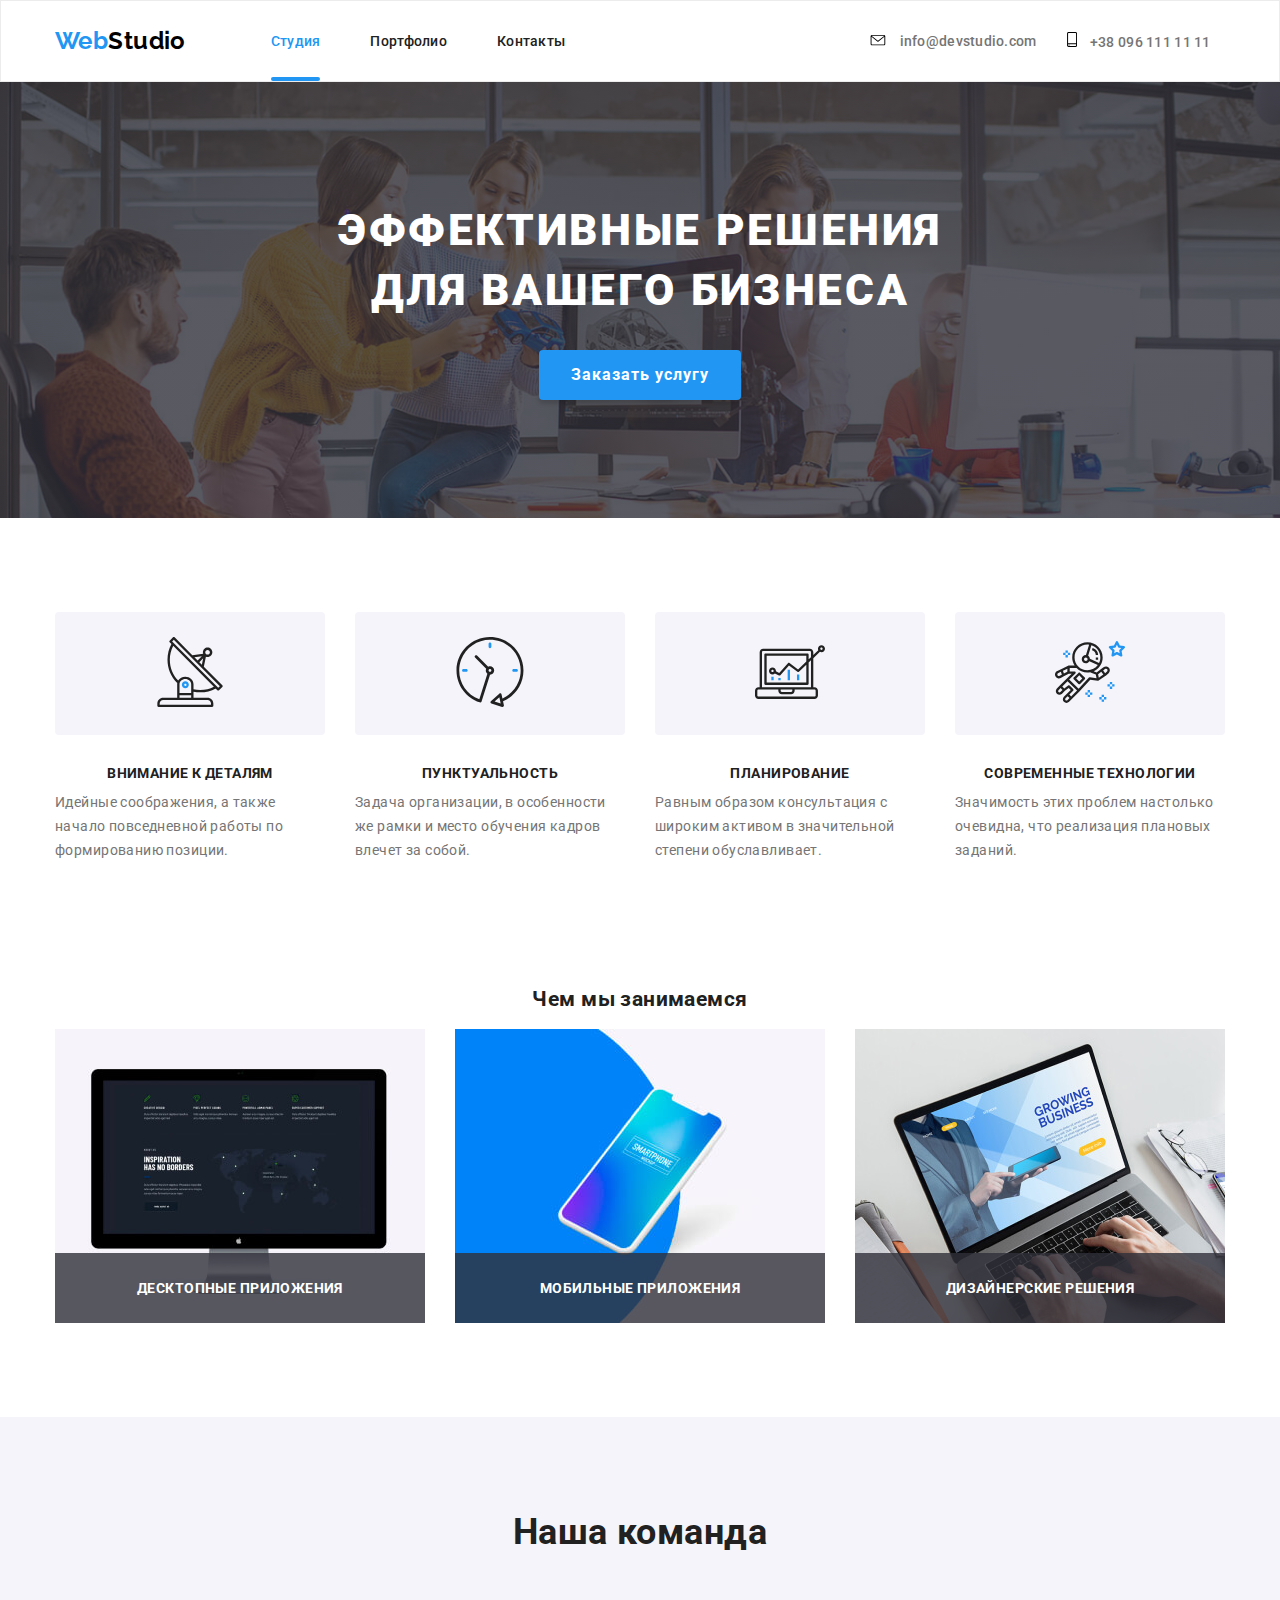
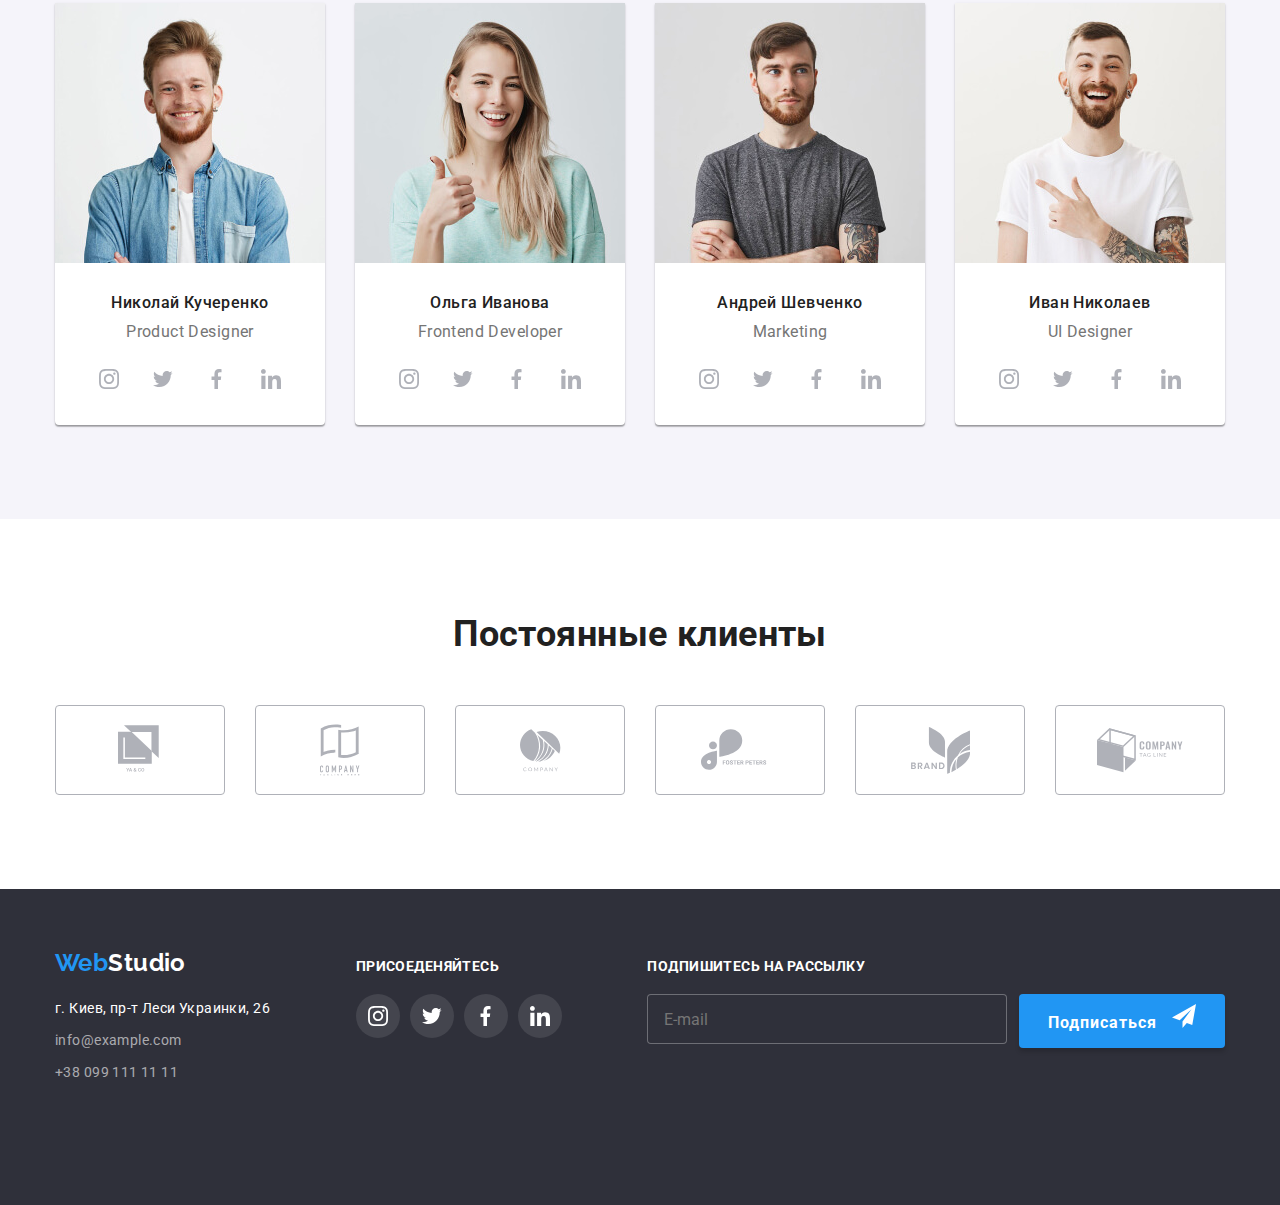
<file: index.html>
<!DOCTYPE html>
<html lang="ru">
  <head>
    <meta charset="UTF-8" />
    <meta name="viewport" content="width=device-width, initial-scale=1.0" />
    <link
      href="https://fonts.googleapis.com/css2?family=Raleway:wght@700&family=Roboto:wght@400;500;700;900&display=swap"
      rel="stylesheet"
    />
    <link rel="stylesheet" href="./css/main.min.css" />
    <title lang="en">Web Studio</title>
  </head>
  <body>
    <header class="header">
      <div class="container">
        <a class="logo link" href="index.html" lang="en">
          <span class="logo-web">Web</span>Studio</a
        >
        <button
          data-menu-button
          type="button"
          class="menu-btn"
          aria-label="переключатель мобильного меню"
          aria-expanded="false"
          aria-controls="header-menu"
        >
          <svg width="40px" height="40px">
            <use
              href="./images/sprite.svg#icon-menu-btn"
              class="burger-menu-btn"
            ></use>
            <use
              href="./images/sprite.svg#icon-close-menu-btn"
              class="close-menu-btn is-hidden"
            ></use>
          </svg>
        </button>
        <div data-menu id="header-menu" class="header-menu is-hidden">
          <nav class="navigation">
            <ul class="navigation-list list">
              <li class="navigation-list-item">
                <a
                  class="navigation-list-item-link link current"
                  href="index.html"
                  target="blank"
                  >Студия</a
                >
              </li>
              <li class="navigation-list-item">
                <a
                  class="navigation-list-item-link link"
                  href="portfolio.html"
                  target="blank"
                  >Портфолио</a
                >
              </li>
              <li class="navigation-list-item">
                <a class="navigation-list-item-link link" href="">Контакты</a>
              </li>
            </ul>
          </nav>
          <div class="header-address">
            <address class="address">
              <ul class="address-list list">
                <li class="address-list-item">
                  <a
                    class="address-list-item-link link"
                    href="mailto:info@devstudio.com"
                  >
                    <svg
                      width="16px"
                      height="11px"
                      class="address-list-item-link-icon"
                    >
                      <use href="./images/sprite.svg#icon-envelope"></use>
                    </svg>
                    info@devstudio.com
                  </a>
                </li>
                <li class="address-list-item">
                  <a
                    class="address-list-item-link link"
                    href="tel:+380961111111"
                  >
                    <svg
                      width="10px"
                      height="15px"
                      class="address-list-item-link-icon"
                    >
                      <use href="./images/sprite.svg#icon-smartphone"></use>
                    </svg>
                    +38 096 111 11 11</a
                  >
                </li>
              </ul>
            </address>
          </div>
        </div>
      </div>
    </header>
    <main>
      <!-- Герой -->
      <section class="hero">
        <div class="container">
          <h1 class="hero-title">
            Эффективные решения<br />
            для вашего бизнеса
          </h1>
          <button data-modal-open type="button" class="button">
            Заказать услугу
          </button>
        </div>
      </section>
      <!-- Преимущества -->
      <section class="advantages">
        <div class="container">
          <h2 class="visually-hidden">Преимущества</h2>
          <ul class="advantages-list list">
            <li class="advantages-list-item">
              <div class="advantages-list-item-icon-wrapper">
                <svg class="advantages-list-item-icon" width="70" height="70">
                  <use href="./images/sprite.svg#icon-antenna"></use>
                </svg>
              </div>

              <h3 class="subtitle">Внимание к деталям</h3>
              <p class="description">
                Идейные соображения, а также начало повседневной работы по
                формированию позиции.
              </p>
            </li>
            <li class="advantages-list-item">
              <div class="advantages-list-item-icon-wrapper">
                <svg class="advantages-list-item-icon" width="70" height="70">
                  <use href="./images/sprite.svg#icon-clock"></use>
                </svg>
              </div>

              <h3 class="subtitle">Пунктуальность</h3>
              <p class="description">
                Задача организации, в особенности же рамки и место обучения
                кадров влечет за собой.
              </p>
            </li>
            <li class="advantages-list-item">
              <div class="advantages-list-item-icon-wrapper">
                <svg class="advantages-list-item-icon" width="70" height="70">
                  <use href="./images/sprite.svg#icon-diagram"></use>
                </svg>
              </div>

              <h3 class="subtitle">Планирование</h3>
              <p class="description">
                Равным образом консультация с широким активом в значительной
                степени обуславливает.
              </p>
            </li>
            <li class="advantages-list-item">
              <div class="advantages-list-item-icon-wrapper">
                <svg class="advantages-list-item-icon" width="70" height="70">
                  <use href="./images/sprite.svg#icon-astronaut"></use>
                </svg>
              </div>

              <h3 class="subtitle">Современные технологии</h3>
              <p class="description">
                Значимость этих проблем настолько очевидна, что реализация
                плановых заданий.
              </p>
            </li>
          </ul>
        </div>
      </section>
      <!-- Чем мы занимаемся -->
      <section class="services">
        <div class="container">
          <h2 class="title">Чем мы занимаемся</h2>
          <ul class="services-list list">
            <li class="services-list-item">
              <div class="services-list-item-wraper">
                <img
                  class="services-list-item-img"
                  src="./images/advantages/desktopapps-desk.jpg"
                  srcset="./images/advantages/desktopapps-desk@2x.jpg 2x"
                  alt="компьютер"
                />
                <p class="subtitle">Десктопные приложения</p>
              </div>
            </li>
            <li class="services-list-item">
              <div class="services-list-item-wraper">
                <img
                  class="services-list-item-img"
                  src="./images/advantages/phoneapps-desk.jpg"
                  srcset="./images/advantages/phoneapps-desk@2x.jpg 2x"
                  alt="мобильный телефон"
                />
                <p class="subtitle">Мобильные приложения</p>
              </div>
            </li>
            <li class="services-list-item">
              <div class="services-list-item-wraper">
                <img
                  class="services-list-item-img"
                  src="./images/advantages/design-desk.jpg"
                  srcset="./images/advantages/design-desk@2x.jpg 2x"
                  alt="дизайнер работает за ноутбуком"
                />
                <p class="subtitle">Дизайнерские решения</p>
              </div>
            </li>
          </ul>
        </div>
      </section>
      <!-- Наша команда -->
      <section class="team">
        <div class="container">
          <h2 class="title">Наша команда</h2>
          <ul class="team-list list">
            <li class="team-list-item">
              <picture>
                <source
                  srcset="
                    ./images/team/nikolay-mobile.jpg    1x,
                    ./images/team/nikolay-mobile@2x.jpg 2x
                  "
                  type="image/jpg"
                  media="(max-width: 767px)"
                />
                <source
                  srcset="
                    ./images/team/nikolay-desk.jpg    1x,
                    ./images/team/nikolay-desk@2x.jpg 2x
                  "
                  type="image/jpg"
                  media="(min-width: 1200px)"
                />
                <source
                  srcset="
                    ./images/team/nikolay-tablet.jpg    1x,
                    ./images/team/nikolay-tablet@2x.jpg 2x
                  "
                  type="image/jpg"
                  media="(min-width: 768px)"
                />
                <img
                  src="./images/team/nikolay-mobile.jpg"
                  alt="фото Николая Кучеренко"
                />
              </picture>
              <h3 class="team-list-item-name">Николай Кучеренко</h3>
              <p class="team-list-item-position" lang="en">Product Designer</p>
              <ul class="social-links list">
                <li class="social-links-item">
                  <a class="social-links-item-link" href="">
                    <svg class="social-links-item-icon">
                      <use
                        href="./images/sprite.svg#icon-instagram"
                        aria-label="иконка инстаграма"
                      ></use>
                    </svg>
                  </a>
                </li>
                <li class="social-links-item">
                  <a class="social-links-item-link" href="">
                    <svg class="social-links-item-icon">
                      <use
                        href="./images/sprite.svg#icon-twitter"
                        aria-label="иконка инстаграма"
                      ></use>
                    </svg>
                  </a>
                </li>
                <li class="social-links-item">
                  <a class="social-links-item-link" href=""
                    ><svg class="social-links-item-icon">
                      <use
                        href="./images/sprite.svg#icon-facebook"
                        aria-label="иконка инстаграма"
                      ></use>
                    </svg>
                  </a>
                </li>
                <li class="social-links-item">
                  <a class="social-links-item-link" href=""
                    ><svg class="social-links-item-icon">
                      <use
                        href="./images/sprite.svg#icon-linkedin"
                        aria-label="иконка инстаграма"
                      ></use></svg
                  ></a>
                </li>
              </ul>
            </li>
            <li class="team-list-item">
              <picture>
                <source
                  srcset="
                    ./images/team/olga-mobile.jpg    1x,
                    ./images/team/olga-mobile@2x.jpg 2x
                  "
                  type="image/jpg"
                  media="(max-width: 767px)"
                />
                <source
                  srcset="
                    ./images/team/olga-desk.jpg    1x,
                    ./images/team/olga-desk@2x.jpg 2x
                  "
                  type="image/jpg"
                  media="(min-width: 1200px)"
                />
                <source
                  srcset="
                    ./images/team/olga-tablet.jpg    1x,
                    ./images/team/olga-tablet@2x.jpg 2x
                  "
                  type="image/jpg"
                  media="(min-width: 768px)"
                />
                <img
                  src="./images/team/olga-mobile.jpg"
                  alt="фото Ольги Ивановой"
                />
              </picture>
              <h3 class="team-list-item-name">Ольга Иванова</h3>
              <p class="team-list-item-position" lang="en">
                Frontend Developer
              </p>
              <ul class="social-links list">
                <li class="social-links-item">
                  <a class="social-links-item-link" href=""
                    ><svg class="social-links-item-icon">
                      <use
                        href="./images/sprite.svg#icon-instagram"
                        aria-label="иконка инстаграма"
                      ></use></svg
                  ></a>
                </li>
                <li class="social-links-item">
                  <a class="social-links-item-link" href=""
                    ><svg class="social-links-item-icon">
                      <use
                        href="./images/sprite.svg#icon-twitter"
                        aria-label="иконка инстаграма"
                      ></use></svg
                  ></a>
                </li>
                <li class="social-links-item">
                  <a class="social-links-item-link" href=""
                    ><svg class="social-links-item-icon">
                      <use
                        href="./images/sprite.svg#icon-facebook"
                        aria-label="иконка инстаграма"
                      ></use></svg
                  ></a>
                </li>
                <li class="social-links-item">
                  <a class="social-links-item-link" href=""
                    ><svg class="social-links-item-icon">
                      <use
                        href="./images/sprite.svg#icon-linkedin"
                        aria-label="иконка инстаграма"
                      ></use></svg
                  ></a>
                </li>
              </ul>
            </li>
            <li class="team-list-item">
              <picture>
                <source
                  srcset="
                    ./images/team/andriy-mobile.jpg    1x,
                    ./images/team/andriy-mobile@2x.jpg 2x
                  "
                  type="image/jpg"
                  media="(max-width: 767px)"
                />
                <source
                  srcset="
                    ./images/team/andriy-desk.jpg    1x,
                    ./images/team/andriy-desk@2x.jpg 2x
                  "
                  type="image/jpg"
                  media="(min-width: 1200px)"
                />
                <source
                  srcset="
                    ./images/team/andriy-tablet.jpg    1x,
                    ./images/team/andriy-tablet@2x.jpg 2x
                  "
                  type="image/jpg"
                  media="(min-width: 768px)"
                />
                <img
                  src="./images/team/andriy-mobile.jpg"
                  alt="фото Андрея Шевченко"
                />
              </picture>
              <h3 class="team-list-item-name">Андрей Шевченко</h3>
              <p class="team-list-item-position" lang="en">Marketing</p>
              <ul class="social-links list">
                <li class="social-links-item">
                  <a class="social-links-item-link" href=""
                    ><svg class="social-links-item-icon">
                      <use
                        href="./images/sprite.svg#icon-instagram"
                        aria-label="иконка инстаграма"
                      ></use></svg
                  ></a>
                </li>
                <li class="social-links-item">
                  <a class="social-links-item-link" href=""
                    ><svg class="social-links-item-icon">
                      <use
                        href="./images/sprite.svg#icon-twitter"
                        aria-label="иконка инстаграма"
                      ></use></svg
                  ></a>
                </li>
                <li class="social-links-item">
                  <a class="social-links-item-link" href=""
                    ><svg class="social-links-item-icon">
                      <use
                        href="./images/sprite.svg#icon-facebook"
                        aria-label="иконка инстаграма"
                      ></use></svg
                  ></a>
                </li>
                <li class="social-links-item">
                  <a class="social-links-item-link" href=""
                    ><svg class="social-links-item-icon">
                      <use
                        href="./images/sprite.svg#icon-linkedin"
                        aria-label="иконка инстаграма"
                      ></use></svg
                  ></a>
                </li>
              </ul>
            </li>
            <li class="team-list-item">
              <picture>
                <source
                  srcset="
                    ./images/team/ivan-mobile.jpg    1x,
                    ./images/team/ivan-mobile@2x.jpg 2x
                  "
                  type="image/jpg"
                  media="(max-width: 767px)"
                />
                <source
                  srcset="
                    ./images/team/ivan-desk.jpg    1x,
                    ./images/team/ivan-desk@2x.jpg 2x
                  "
                  type="image/jpg"
                  media="(min-width: 1200px)"
                />
                <source
                  srcset="
                    ./images/team/ivan-tablet.jpg    1x,
                    ./images/team/ivan-tablet@2x.jpg 2x
                  "
                  type="image/jpg"
                  media="(min-width: 768px)"
                />
                <img
                  src="./images/team/ivan-mobile.jpg"
                  alt="фото Ивана Николаева"
                />
              </picture>
              <h3 class="team-list-item-name">Иван Николаев</h3>
              <p class="team-list-item-position" lang="en">UI Designer</p>
              <ul class="social-links list">
                <li class="social-links-item">
                  <a class="social-links-item-link" href=""
                    ><svg class="social-links-item-icon">
                      <use
                        href="./images/sprite.svg#icon-instagram"
                        aria-label="иконка инстаграма"
                      ></use></svg
                  ></a>
                </li>
                <li class="social-links-item">
                  <a class="social-links-item-link" href=""
                    ><svg class="social-links-item-icon">
                      <use
                        href="./images/sprite.svg#icon-twitter"
                        aria-label="иконка инстаграма"
                      ></use></svg
                  ></a>
                </li>
                <li class="social-links-item">
                  <a class="social-links-item-link" href=""
                    ><svg class="social-links-item-icon">
                      <use
                        href="./images/sprite.svg#icon-facebook"
                        aria-label="иконка инстаграма"
                      ></use></svg
                  ></a>
                </li>
                <li class="social-links-item">
                  <a class="social-links-item-link" href=""
                    ><svg class="social-links-item-icon">
                      <use
                        href="./images/sprite.svg#icon-linkedin"
                        aria-label="иконка инстаграма"
                      ></use></svg
                  ></a>
                </li>
              </ul>
            </li>
          </ul>
        </div>
      </section>
      <!-- Постоянные клиенты -->
      <section class="clients">
        <div class="container">
          <h2 class="title">Постоянные клиенты</h2>
          <ul class="clients-list list">
            <li class="clients-list-item">
              <a class="clients-list-item-link link" href="">
                <svg
                  width="45"
                  height="50"
                  aria-label="логотип компании я енд ко"
                >
                  <use href="./images/sprite.svg#icon-yaco"></use></svg
              ></a>
            </li>
            <li class="clients-list-item">
              <a class="clients-list-item-link link" href="">
                <svg
                  width="40"
                  height="52"
                  aria-label="логотип компании тег лайн хер компани"
                >
                  <use href="./images/sprite.svg#icon-taglinehere"></use></svg
              ></a>
            </li>
            <li class="clients-list-item">
              <a class="clients-list-item-link link" href="">
                <svg
                  width="41"
                  height="43"
                  aria-label="логотип компании компани"
                >
                  <use href="./images/sprite.svg#icon-company"></use></svg
              ></a>
            </li>
            <li class="clients-list-item">
              <a class="clients-list-item-link link foster" href="">
                <svg
                  width="78"
                  height="42"
                  aria-label="логотип компании фостер питерс"
                >
                  <use href="./images/sprite.svg#icon-fosterpeters"></use></svg
              ></a>
            </li>
            <li class="clients-list-item">
              <a class="clients-list-item-link link brand" href=""
                ><svg
                  width="59"
                  height="47"
                  aria-label="логотип компании бренд"
                >
                  <use href="./images/sprite.svg#icon-brand"></use></svg
              ></a>
            </li>
            <li class="clients-list-item">
              <a class="clients-list-item-link link tagline" href=""
                ><svg
                  width="88"
                  height="45"
                  aria-label="логотип компании тег лайн компани"
                >
                  <use
                    href="./images/sprite.svg#icon-taglinecompany"
                  ></use></svg
              ></a>
            </li>
          </ul>
        </div>
      </section>
    </main>
    <footer class="footer">
      <div class="container">
        <div class="footer-elements">
          <div class="footer-elements-logo-address">
            <a class="logo link" href="index.html" lang="en">
              <span class="logo-web">Web</span>Studio</a
            >
            <address class="address">
              <a
                class="address-map link"
                href="https://goo.gl/maps/gkftngP8FyRTtNYg8"
                target="blank"
                >г. Киев, пр-т Леси Украинки, 26</a
              >
              <a class="address-contact link" href="mailto:info@example.com"
                >info@example.com</a
              >
              <a class="address-contact link" href="tel:+380991111111"
                >+38 099 111 11 11</a
              >
            </address>
          </div>
          <div class="call">
            <b class="join">Присоеденяйтесь</b>
            <ul class="social-list list">
              <li class="social-list-item">
                <a class="social-links-item-link link" href=""
                  ><svg class="social-list-item-icon">
                    <use
                      href="./images/sprite.svg#icon-instagram"
                      aria-label="иконка инстаграма"
                    ></use></svg
                ></a>
              </li>
              <li class="social-list-item">
                <a class="social-links-item-link link" href=""
                  ><svg class="social-list-item-icon">
                    <use
                      href="./images/sprite.svg#icon-twitter"
                      aria-label="иконка инстаграма"
                    ></use></svg
                ></a>
              </li>
              <li class="social-list-item">
                <a class="social-links-item-link link" href=""
                  ><svg class="social-list-item-icon">
                    <use
                      href="./images/sprite.svg#icon-facebook"
                      aria-label="иконка инстаграма"
                    ></use></svg
                ></a>
              </li>
              <li class="social-list-item">
                <a class="social-links-item-link link" href=""
                  ><svg class="social-list-item-icon">
                    <use
                      href="./images/sprite.svg#icon-linkedin"
                      aria-label="иконка инстаграма"
                    ></use></svg
                ></a>
              </li>
            </ul>
          </div>
          <form class="subscribe">
            <b class="join">подпишитесь на рассылку</b>
            <div class="subscribe-form">
              <input
                type="email"
                name="user-email"
                class="subscribe-item"
                required
                placeholder="E-mail"
              />
              <button type="submit" class="button">
                <span class="subscribe-text">Подписаться</span>
                <svg class="subscribe-icon" width="24" height="24">
                  <use href="./images/sprite.svg#icon-icon-send"></use>
                </svg>
              </button>
            </div>
          </form>
        </div>
      </div>
    </footer>
    <div data-modal class="backdrop is-hidden">
      <div class="modal">
        <button data-modal-close type="button" class="contact-form-close-btn">
          <svg class="contact-form-close-icon">
            <use href="./images/sprite.svg#icon-close-btn"></use>
          </svg>
        </button>
        <b class="modal-call">Оставьте свои данные, мы вам перезвоним</b>
        <form method="GET" class="contact-form">
          <div class="contact-form-wrapper">
            <input
              type="text"
              name="user-name"
              id="user-name"
              class="contact-form-item"
              placeholder=" "
              required
            />
            <label class="contact-form-label" for="user-name">Имя</label>
            <svg class="contact-form-item-icon">
              <use href="./images/sprite.svg#icon-person-form"></use>
            </svg>
          </div>
          <div class="contact-form-wrapper">
            <input
              type="tel"
              name="user-phone"
              id="user-phone"
              class="contact-form-item"
              placeholder=" "
              required
            />
            <label class="contact-form-label" for="user-phone">Телефон</label>
            <svg class="contact-form-item-icon">
              <use href="./images/sprite.svg#icon-phone-form"></use>
            </svg>
          </div>
          <div class="contact-form-wrapper">
            <input
              type="email"
              name="user-email"
              id="user-email"
              class="contact-form-item"
              placeholder=" "
              required
            />
            <label class="contact-form-label" for="user-email">Почта</label>
            <svg class="contact-form-item-icon">
              <use href="./images/sprite.svg#icon-email-form"></use>
            </svg>
          </div>
          <div class="contact-form-wrapper text-area">
            <textarea
              name="comment"
              id="comment"
              placeholder=" "
              class="contact-form-item comment"
            ></textarea>
            <label class="contact-form-label-comment" for="comment"
              >Комментарий</label
            >
          </div>
          <div class="checkbox">
            <input
              class="checkbox-item visually-hidden"
              type="checkbox"
              id="checkbox"
              value="accept-policy"
            />
            <label class="checkbox-text" for="checkbox"
              ><span class="checkbox-icon"></span>Соглашаюсь с рассылкой и
              принимаю
              <a href="" class="checkbox-link">Условия договора</a></label
            >
          </div>
          <button type="submit" class="contact-form button">Отправить</button>
        </form>
      </div>
    </div>
    <script src="./js/menu.js"></script>
    <script src="./js/modal.js"></script>
  </body>
</html>
</file>
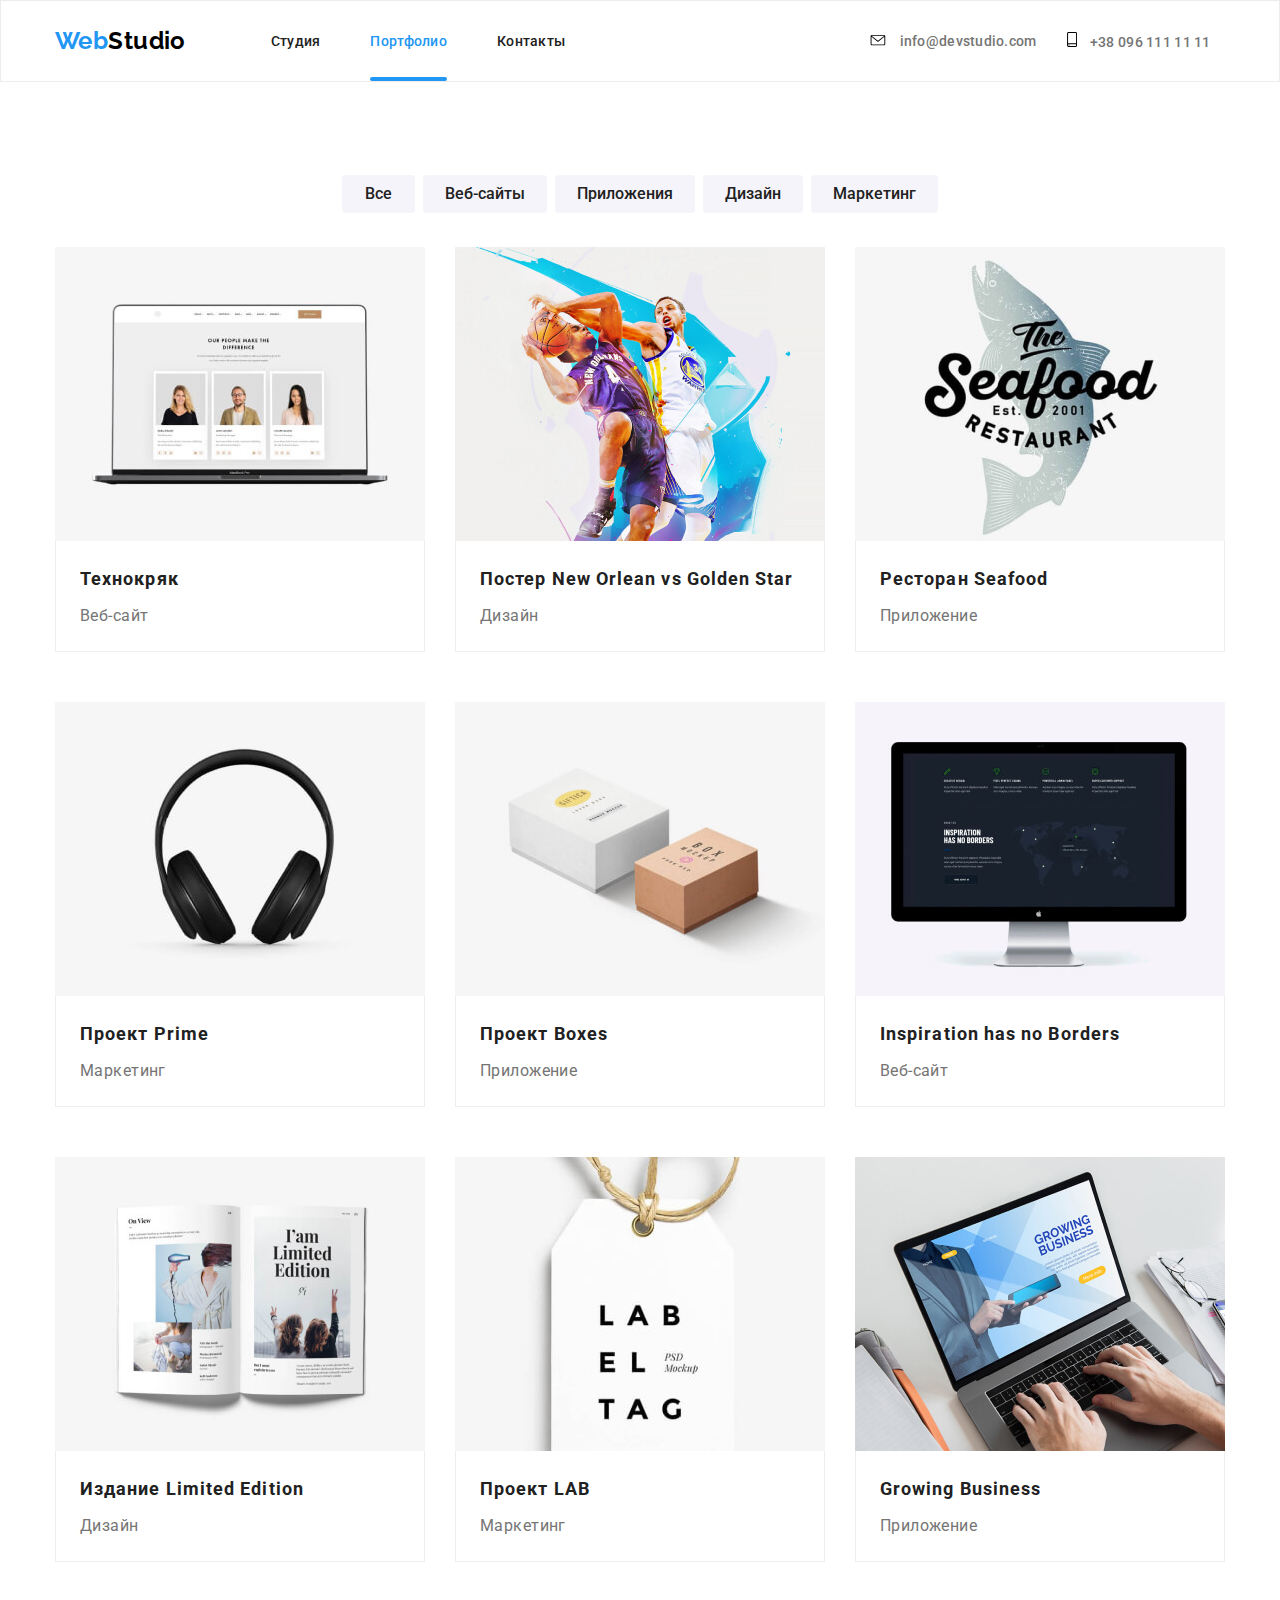
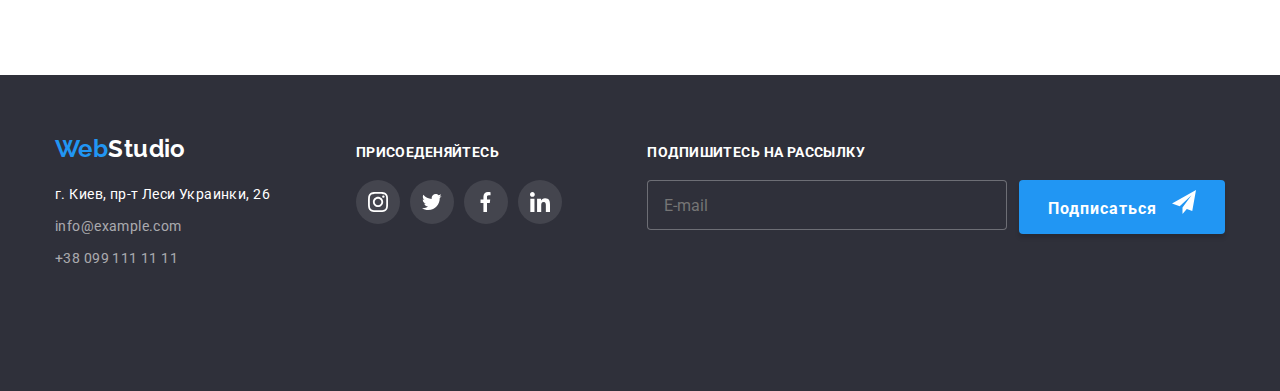
<file: portfolio.html>
<!DOCTYPE html>
<html lang="ru">
  <head>
    <meta charset="UTF-8" />
    <meta name="viewport" content="width=device-width, initial-scale=1.0" />
    <link
      href="https://fonts.googleapis.com/css2?family=Raleway:wght@700&family=Roboto:wght@400;500;700;900&display=swap"
      rel="stylesheet"
    />
    <link rel="stylesheet" href="./css/portfolio.min.css" />
    <title>Портфолио</title>
  </head>
  <body>
    <header class="header">
      <div class="container">
        <a class="logo link" href="index.html" lang="en">
          <span class="logo-web">Web</span>Studio</a
        >
        <button
          data-menu-button
          type="button"
          class="menu-btn"
          aria-label="переключатель мобильного меню"
          aria-expanded="false"
          aria-controls="header-menu"
        >
          <svg width="40px" height="40px">
            <use
              href="./images/sprite.svg#icon-menu-btn"
              class="burger-menu-btn"
            ></use>
            <use
              href="./images/sprite.svg#icon-close-menu-btn"
              class="close-menu-btn is-hidden"
            ></use>
          </svg>
        </button>
        <div data-menu id="header-menu" class="header-menu is-hidden">
          <nav class="navigation">
            <ul class="navigation-list list">
              <li class="navigation-list-item">
                <a
                  class="navigation-list-item-link link"
                  href="index.html"
                  target="blank"
                  >Студия</a
                >
              </li>
              <li class="navigation-list-item">
                <a
                  class="navigation-list-item-link link current"
                  href="portfolio.html"
                  target="blank"
                  >Портфолио</a
                >
              </li>
              <li class="navigation-list-item">
                <a class="navigation-list-item-link link" href="">Контакты</a>
              </li>
            </ul>
          </nav>
          <div class="header-address">
            <address class="address">
              <ul class="address-list list">
                <li class="address-list-item">
                  <a
                    class="address-list-item-link link"
                    href="mailto:info@devstudio.com"
                  >
                    <svg
                      width="16px"
                      height="11px"
                      class="address-list-item-link-icon"
                    >
                      <use href="./images/sprite.svg#icon-envelope"></use>
                    </svg>
                    info@devstudio.com
                  </a>
                </li>
                <li class="address-list-item">
                  <a
                    class="address-list-item-link link"
                    href="tel:+380961111111"
                  >
                    <svg
                      width="10px"
                      height="15px"
                      class="address-list-item-link-icon"
                    >
                      <use href="./images/sprite.svg#icon-smartphone"></use>
                    </svg>
                    +38 096 111 11 11</a
                  >
                </li>
              </ul>
            </address>
          </div>
        </div>
      </div>
    </header>
    <main>
      <!-- Примеры работ -->
      <section class="works container">
        <h1 class="visually-hidden">Примеры работ</h1>
        <ul class="filter list">
          <li class="filter-item">
            <button class="filter-item-btn" type="button">Все</button>
          </li>
          <li class="filter-item">
            <button class="filter-item-btn" type="button">Веб-сайты</button>
          </li>
          <li class="filter-item">
            <button class="filter-item-btn" type="button">Приложения</button>
          </li>
          <li class="filter-item">
            <button class="filter-item-btn" type="button">Дизайн</button>
          </li>
          <li class="filter-item">
            <button class="filter-item-btn" type="button">Маркетинг</button>
          </li>
        </ul>
        <ul class="works-list list">
          <li class="works-list-item">
            <a class="works-list-item-link link" href="">
              <div class="works-list-item-wraper">
                <picture>
                  <source
                    srcset="
                      ./images/portfolio/tehnokriak-mobile.jpg    1x,
                      ./images/portfolio/tehnokriak-mobile@2x.jpg 2x
                    "
                    type="image/jpg"
                    media="(max-width: 767px)"
                  />
                  <source
                    srcset="
                      ./images/portfolio/tehnokriak-desk.jpg    1x,
                      ./images/portfolio/tehnokriak-desk@2x.jpg 2x
                    "
                    type="image/jpg"
                    media="(min-width: 1200px)"
                  />
                  <source
                    srcset="
                      ./images/portfolio/tehnokriak-tablet.jpg    1x,
                      ./images/portfolio/tehnokriak-tablet@2x.jpg 2x
                    "
                    type="image/jpg"
                    media="(min-width: 768px)"
                  />
                  <img
                    class="works-list-item-img"
                    src="./images/portfolio/tehnokriak-mobile.jpg"
                    alt="Страница веб-сайта Технокряк"
                  />
                </picture>
                <p class="works-list-item-text">
                  Технокряк это современная площадка распространения
                  коронавируса. Компании используют эту платформу для цифрового
                  шпионажа и атак на защищённые сервера конкурентов.
                </p>
              </div>
              <div class="works-list-item-description">
                <h2 class="works-list-item-title">Технокряк</h2>
                <p class="works-list-item-type">Веб-сайт</p>
              </div>
            </a>
          </li>
          <li class="works-list-item">
            <a class="works-list-item-link link" href="">
              <div class="works-list-item-wraper">
                <picture>
                  <source
                    srcset="
                      ./images/portfolio/neworlean-mobile.jpg    1x,
                      ./images/portfolio/neworlean-mobile@2x.jpg 2x
                    "
                    type="image/jpg"
                    media="(max-width: 767px)"
                  />
                  <source
                    srcset="
                      ./images/portfolio/neworlean-desk.jpg    1x,
                      ./images/portfolio/neworlean-desk@2x.jpg 2x
                    "
                    type="image/jpg"
                    media="(min-width: 1200px)"
                  />
                  <source
                    srcset="
                      ./images/portfolio/neworlean-tablet.jpg    1x,
                      ./images/portfolio/neworlean-tablet@2x.jpg 2x
                    "
                    type="image/jpg"
                    media="(min-width: 768px)"
                  />
                  <img
                    class="works-list-item-img"
                    src="./images/portfolio/neworlean-mobile.jpg"
                    alt="Poster New Orlean vs Golden Star"
                  />
                </picture>
                <p class="works-list-item-text">
                  Технокряк это современная площадка распространения
                  коронавируса. Компании используют эту платформу для цифрового
                  шпионажа и атак на защищённые сервера конкурентов.
                </p>
              </div>
              <div class="works-list-item-description">
                <h2 class="works-list-item-title">
                  Постер <span lang="en">New Orlean vs Golden Star</span>
                </h2>
                <p class="works-list-item-type">Дизайн</p>
              </div>
            </a>
          </li>
          <li class="works-list-item">
            <a class="works-list-item-link link" href="">
              <div class="works-list-item-wraper">
                <picture>
                  <source
                    srcset="
                      ./images/portfolio/seafood-mobile.jpg    1x,
                      ./images/portfolio/seafood-mobile@2x.jpg 2x
                    "
                    type="image/jpg"
                    media="(max-width: 767px)"
                  />
                  <source
                    srcset="
                      ./images/portfolio/seafood-desk.jpg    1x,
                      ./images/portfolio/seafood-desk@2x.jpg 2x
                    "
                    type="image/jpg"
                    media="(min-width: 1200px)"
                  />
                  <source
                    srcset="
                      ./images/portfolio/seafood-tablet.jpg    1x,
                      ./images/portfolio/seafood-tablet@2x.jpg 2x
                    "
                    type="image/jpg"
                    media="(min-width: 768px)"
                  />
                  <img
                    class="works-list-item-img"
                    src="./images/portfolio/seafood-mobile.jpg"
                    alt="Лого ресторана Сиафуд"
                  />
                </picture>
                <p class="works-list-item-text">
                  Технокряк это современная площадка распространения
                  коронавируса. Компании используют эту платформу для цифрового
                  шпионажа и атак на защищённые сервера конкурентов.
                </p>
              </div>
              <div class="works-list-item-description">
                <h2 class="works-list-item-title">
                  Ресторан <span lang="en">Seafood</span>
                </h2>
                <p class="works-list-item-type">Приложение</p>
              </div>
            </a>
          </li>
          <li class="works-list-item">
            <a class="works-list-item-link link" href="">
              <div class="works-list-item-wraper">
                <picture>
                  <source
                    srcset="
                      ./images/portfolio/prime-mobile.jpg    1x,
                      ./images/portfolio/prime-mobile@2x.jpg 2x
                    "
                    type="image/jpg"
                    media="(max-width: 767px)"
                  />
                  <source
                    srcset="
                      ./images/portfolio/prime-desk.jpg    1x,
                      ./images/portfolio/prime-desk@2x.jpg 2x
                    "
                    type="image/jpg"
                    media="(min-width: 1200px)"
                  />
                  <source
                    srcset="
                      ./images/portfolio/prime-tablet.jpg    1x,
                      ./images/portfolio/prime-tablet@2x.jpg 2x
                    "
                    type="image/jpg"
                    media="(min-width: 768px)"
                  />
                  <img
                    class="works-list-item-img"
                    src="./images/portfolio/prime-mobile.jpg"
                    alt="Наушники"
                  />
                </picture>
                <p class="works-list-item-text">
                  Технокряк это современная площадка распространения
                  коронавируса. Компании используют эту платформу для цифрового
                  шпионажа и атак на защищённые сервера конкурентов.
                </p>
              </div>
              <div class="works-list-item-description">
                <h2 class="works-list-item-title">
                  Проект <span lang="en">Prime</span>
                </h2>
                <p class="works-list-item-type">Маркетинг</p>
              </div>
            </a>
          </li>
          <li class="works-list-item">
            <a class="works-list-item-link link" href="">
              <div class="works-list-item-wraper">
                <picture>
                  <source
                    srcset="
                      ./images/portfolio/boxes-mobile.jpg    1x,
                      ./images/portfolio/boxes-mobile@2x.jpg 2x
                    "
                    type="image/jpg"
                    media="(max-width: 767px)"
                  />
                  <source
                    srcset="
                      ./images/portfolio/boxes-desk.jpg    1x,
                      ./images/portfolio/boxes-desk@2x.jpg 2x
                    "
                    type="image/jpg"
                    media="(min-width: 1200px)"
                  />
                  <source
                    srcset="
                      ./images/portfolio/boxes-tablet.jpg    1x,
                      ./images/portfolio/boxes-tablet@2x.jpg 2x
                    "
                    type="image/jpg"
                    media="(min-width: 768px)"
                  />
                  <img
                    class="works-list-item-img"
                    src="./images/portfolio/boxes-mobile.jpg"
                    alt="Коробки"
                  />
                </picture>
                <p class="works-list-item-text">
                  Технокряк это современная площадка распространения
                  коронавируса. Компании используют эту платформу для цифрового
                  шпионажа и атак на защищённые сервера конкурентов.
                </p>
              </div>
              <div class="works-list-item-description">
                <h2 class="works-list-item-title">
                  Проект <span lang="en">Boxes</span>
                </h2>
                <p class="works-list-item-type">Приложение</p>
              </div>
            </a>
          </li>
          <li class="works-list-item">
            <a class="works-list-item-link link" href="">
              <div class="works-list-item-wraper">
                <picture>
                  <source
                    srcset="
                      ./images/portfolio/inspiration-mobile.jpg    1x,
                      ./images/portfolio/inspiration-mobile@2x.jpg 2x
                    "
                    type="image/jpg"
                    media="(max-width: 767px)"
                  />
                  <source
                    srcset="
                      ./images/portfolio/inspiration-desk.jpg    1x,
                      ./images/portfolio/inspiration-desk@2x.jpg 2x
                    "
                    type="image/jpg"
                    media="(min-width: 1200px)"
                  />
                  <source
                    srcset="
                      ./images/portfolio/inspiration-tablet.jpg    1x,
                      ./images/portfolio/inspiration-tablet@2x.jpg 2x
                    "
                    type="image/jpg"
                    media="(min-width: 768px)"
                  />
                  <img
                    class="works-list-item-img"
                    src="./images/portfolio/inspiration-mobile.jpg"
                    alt="Дисплей компьютера с изображением карты мира"
                  />
                </picture>
                <p class="works-list-item-text">
                  Технокряк это современная площадка распространения
                  коронавируса. Компании используют эту платформу для цифрового
                  шпионажа и атак на защищённые сервера конкурентов.
                </p>
              </div>
              <div class="works-list-item-description">
                <h2 class="works-list-item-title" lang="en">
                  Inspiration has no Borders
                </h2>
                <p class="works-list-item-type">Веб-сайт</p>
              </div>
            </a>
          </li>
          <li class="works-list-item">
            <a class="works-list-item-link link" href="">
              <div class="works-list-item-wraper">
                <picture>
                  <source
                    srcset="
                      ./images/portfolio/limitededition-mobile.jpg    1x,
                      ./images/portfolio/limitededition-mobile@2x.jpg 2x
                    "
                    type="image/jpg"
                    media="(max-width: 767px)"
                  />
                  <source
                    srcset="
                      ./images/portfolio/limitededition-desk.jpg    1x,
                      ./images/portfolio/limitededition-desk@2x.jpg 2x
                    "
                    type="image/jpg"
                    media="(min-width: 1200px)"
                  />
                  <source
                    srcset="
                      ./images/portfolio/limitededition-tablet.jpg    1x,
                      ./images/portfolio/limitededition-tablet@2x.jpg 2x
                    "
                    type="image/jpg"
                    media="(min-width: 768px)"
                  />
                  <img
                    class="works-list-item-img"
                    src="./images/portfolio/limitededition-mobile.jpg"
                    alt="Журнал"
                  />
                </picture>
                <p class="works-list-item-text">
                  Технокряк это современная площадка распространения
                  коронавируса. Компании используют эту платформу для цифрового
                  шпионажа и атак на защищённые сервера конкурентов.
                </p>
              </div>
              <div class="works-list-item-description">
                <h2 class="works-list-item-title">
                  Издание <span lang="en">Limited Edition</span>
                </h2>
                <p class="works-list-item-type">Дизайн</p>
              </div>
            </a>
          </li>
          <li class="works-list-item">
            <a class="works-list-item-link link" href="">
              <div class="works-list-item-wraper">
                <picture>
                  <source
                    srcset="
                      ./images/portfolio/lab-mobile.jpg    1x,
                      ./images/portfolio/lab-mobile@2x.jpg 2x
                    "
                    type="image/jpg"
                    media="(max-width: 767px)"
                  />
                  <source
                    srcset="
                      ./images/portfolio/lab-desk.jpg    1x,
                      ./images/portfolio/lab-desk@2x.jpg 2x
                    "
                    type="image/jpg"
                    media="(min-width: 1200px)"
                  />
                  <source
                    srcset="
                      ./images/portfolio/lab-tablet.jpg    1x,
                      ./images/portfolio/lab-tablet@2x.jpg 2x
                    "
                    type="image/jpg"
                    media="(min-width: 768px)"
                  />
                  <img
                    class="works-list-item-img"
                    src="./images/portfolio/lab-mobile.jpg"
                    alt="Бирка с названием проекта"
                  />
                </picture>
                <p class="works-list-item-text">
                  Технокряк это современная площадка распространения
                  коронавируса. Компании используют эту платформу для цифрового
                  шпионажа и атак на защищённые сервера конкурентов.
                </p>
              </div>
              <div class="works-list-item-description">
                <h2 class="works-list-item-title">
                  Проект <span lang="en">LAB</span>
                </h2>
                <p class="works-list-item-type">Маркетинг</p>
              </div>
            </a>
          </li>
          <li class="works-list-item">
            <a class="works-list-item-link link" href="">
              <div class="works-list-item-wraper">
                <picture>
                  <source
                    srcset="
                      ./images/portfolio/growingbusiness-mobile.jpg    1x,
                      ./images/portfolio/growingbusiness-mobile@2x.jpg 2x
                    "
                    type="image/jpg"
                    media="(max-width: 767px)"
                  />
                  <source
                    srcset="
                      ./images/portfolio/growingbusiness-desk.jpg    1x,
                      ./images/portfolio/growingbusiness-desk@2x.jpg 2x
                    "
                    type="image/jpg"
                    media="(min-width: 1200px)"
                  />
                  <source
                    srcset="
                      ./images/portfolio/growingbusiness-tablet.jpg    1x,
                      ./images/portfolio/growingbusiness-tablet@2x.jpg 2x
                    "
                    type="image/jpg"
                    media="(min-width: 768px)"
                  />
                  <img
                    class="works-list-item-img"
                    src="./images/portfolio/growingbusiness-mobile.jpg"
                    alt="Ноутбук на столе"
                  />
                </picture>
                <p class="works-list-item-text">
                  Технокряк это современная площадка распространения
                  коронавируса. Компании используют эту платформу для цифрового
                  шпионажа и атак на защищённые сервера конкурентов.
                </p>
              </div>
              <div class="works-list-item-description">
                <h2 class="works-list-item-title" lang="en">
                  Growing Business
                </h2>
                <p class="works-list-item-type">Приложение</p>
              </div>
            </a>
          </li>
        </ul>
      </section>
    </main>
    <footer class="footer">
      <div class="container">
        <div class="footer-elements">
          <div class="footer-elements-logo-address">
            <a class="logo link" href="index.html" lang="en">
              <span class="logo-web">Web</span>Studio</a
            >
            <address class="address">
              <a
                class="address-map link"
                href="https://goo.gl/maps/gkftngP8FyRTtNYg8"
                target="blank"
                >г. Киев, пр-т Леси Украинки, 26</a
              >
              <a class="address-contact link" href="mailto:info@example.com"
                >info@example.com</a
              >
              <a class="address-contact link" href="tel:+380991111111"
                >+38 099 111 11 11</a
              >
            </address>
          </div>
          <div class="call">
            <b class="join">Присоеденяйтесь</b>
            <ul class="social-list list">
              <li class="social-list-item">
                <a class="social-links-item-link link" href=""
                  ><svg class="social-list-item-icon">
                    <use
                      href="./images/sprite.svg#icon-instagram"
                      aria-label="иконка инстаграма"
                    ></use></svg
                ></a>
              </li>
              <li class="social-list-item">
                <a class="social-links-item-link link" href=""
                  ><svg class="social-list-item-icon">
                    <use
                      href="./images/sprite.svg#icon-twitter"
                      aria-label="иконка инстаграма"
                    ></use></svg
                ></a>
              </li>
              <li class="social-list-item">
                <a class="social-links-item-link link" href=""
                  ><svg class="social-list-item-icon">
                    <use
                      href="./images/sprite.svg#icon-facebook"
                      aria-label="иконка инстаграма"
                    ></use></svg
                ></a>
              </li>
              <li class="social-list-item">
                <a class="social-links-item-link link" href=""
                  ><svg class="social-list-item-icon">
                    <use
                      href="./images/sprite.svg#icon-linkedin"
                      aria-label="иконка инстаграма"
                    ></use></svg
                ></a>
              </li>
            </ul>
          </div>
          <form class="subscribe">
            <b class="join">подпишитесь на рассылку</b>
            <div class="subscribe-form">
              <input
                type="email"
                name="user-email"
                class="subscribe-item"
                required
                placeholder="E-mail"
              />
              <button type="submit" class="button">
                <span class="subscribe-text">Подписаться</span>
                <svg class="subscribe-icon" width="24" height="24">
                  <use href="./images/sprite.svg#icon-icon-send"></use>
                </svg>
              </button>
            </div>
          </form>
        </div>
      </div>
    </footer>
    <script src="./js/menu.js"></script>
  </body>
</html>
</file>
<file: css/main.min.css>
/*! normalize.css v8.0.1 | MIT License | github.com/necolas/normalize.css */html{line-height:1.15;-webkit-text-size-adjust:100%}body{margin:0}main{display:block}h1{font-size:2em;margin:0.67em 0}hr{box-sizing:content-box;height:0;overflow:visible}pre{font-family:monospace, monospace;font-size:1em}a{background-color:transparent}abbr[title]{border-bottom:none;text-decoration:underline;text-decoration:underline dotted}b,strong{font-weight:bolder}code,kbd,samp{font-family:monospace, monospace;font-size:1em}small{font-size:80%}sub,sup{font-size:75%;line-height:0;position:relative;vertical-align:baseline}sub{bottom:-0.25em}sup{top:-0.5em}img{border-style:none}button,input,optgroup,select,textarea{font-family:inherit;font-size:100%;line-height:1.15;margin:0}button,input{overflow:visible}button,select{text-transform:none}button,[type='button'],[type='reset'],[type='submit']{-webkit-appearance:button}button::-moz-focus-inner,[type='button']::-moz-focus-inner,[type='reset']::-moz-focus-inner,[type='submit']::-moz-focus-inner{border-style:none;padding:0}button:-moz-focusring,[type='button']:-moz-focusring,[type='reset']:-moz-focusring,[type='submit']:-moz-focusring{outline:1px dotted ButtonText}fieldset{padding:0.35em 0.75em 0.625em}legend{box-sizing:border-box;color:inherit;display:table;max-width:100%;padding:0;white-space:normal}progress{vertical-align:baseline}textarea{overflow:auto}[type='checkbox'],[type='radio']{box-sizing:border-box;padding:0}[type='number']::-webkit-inner-spin-button,[type='number']::-webkit-outer-spin-button{height:auto}[type='search']{-webkit-appearance:textfield;outline-offset:-2px}[type='search']::-webkit-search-decoration{-webkit-appearance:none}::-webkit-file-upload-button{-webkit-appearance:button;font:inherit}details{display:block}summary{display:list-item}template{display:none}[hidden]{display:none}body{background-color:#ffffff;color:#212121;font-family:'Roboto', sans-serif;font-size:14px;letter-spacing:0.03em}body.modal-open{overflow:hidden}html{box-sizing:border-box}*,*::before,*::after{box-sizing:inherit}.list{padding:0;margin:0;list-style:none}.link{display:block;text-decoration:none}.backdrop,.contact-form-item,.contact-form-label,.contact-form-item-icon,.contact-form-label-comment,.checkbox-text::after,.contact-form-close-icon,.social-links-item-link,.social-links-item-icon,.clients-list-item-link{transition-duration:250ms;transition-timing-function:cubic-bezier(0.4, 0, 0.2, 1)}.container{padding-right:15px;padding-left:15px;margin:0 auto}@media screen and (min-width: 480px){.container{max-width:480px}}@media screen and (min-width: 768px){.container{max-width:768px}}@media screen and (min-width: 1200px){.container{max-width:1200px}}.visually-hidden{position:absolute;height:1px;width:1px;overflow:hidden;clip:rect(0 0 0 0)}.button{font-weight:700;font-size:16px;line-height:1.875;text-align:center;letter-spacing:0.06em;color:#ffffff;border-radius:4px;border:none;background-color:#2196f3;box-shadow:0px 4px 4px rgba(0,0,0,0.15);cursor:pointer}.subtitle{font-weight:700;font-size:14px;line-height:1.142;text-transform:uppercase;color:#212121}.title{margin-top:0;font-weight:700;line-height:1.179;text-align:center}.backdrop{position:fixed;top:0;left:0;height:100%;width:100%;background-color:rgba(0,0,0,0.2);overflow-y:scroll;visibility:visible;transform:scale(1);opacity:1;transition-property:opacity, transform}.backdrop.is-hidden{opacity:0;pointer-events:none;transform:scale(0)}.modal{position:relative;padding:40px;background-color:#ffffff;box-shadow:0px 1px 3px rgba(0,0,0,0.12),0px 1px 1px rgba(0,0,0,0.14),0px 2px 1px rgba(0,0,0,0.2);border-radius:4px}.modal-call{display:block;font-weight:700;font-size:20px;line-height:1.15;text-align:center;margin-bottom:30px}.contact-form{text-align:center}.contact-form .button{padding:10px 55px;box-shadow:0px 4px 4px rgba(0,0,0,0.15)}.contact-form-wrapper{position:relative;margin-bottom:28px}.text-area{margin-bottom:20px}.contact-form-item{display:block;width:100%;height:40px;padding-left:42px;border:1px solid rgba(33,33,33,0.2);border-radius:4px;transition-property:border}.contact-form-item:focus,.contact-form-item:not(:placeholder-shown){border:1px solid #2196f3}.contact-form-label{position:absolute;top:50%;left:42px;transform:translateY(-50%);font-weight:400;line-height:1.143;letter-spacing:0.01em;color:#757575;transition-property:color, transform}.contact-form-item-icon{position:absolute;top:50%;left:16px;transform:translateY(-50%);width:18px;height:18px;padding:0;display:block;transition-property:fill}.contact-form-item:not(:placeholder-shown) ~ .contact-form-item-icon,.contact-form-item:focus ~ .contact-form-item-icon{fill:#2196f3}.contact-form-item:not(:placeholder-shown)+.contact-form-label,.contact-form-item:focus+.contact-form-label{color:#2196f3;transform:translate(-25px, -42px)}.contact-form-item:not(:placeholder-shown)+.contact-form-label-comment,.contact-form-item:focus+.contact-form-label-comment{color:#2196f3;transform:translateY(-35px)}.contact-form-label-comment{position:absolute;top:12px;left:16px;font-weight:400;line-height:1.143;letter-spacing:0.01em;color:#757575;transition-property:color, transform}.comment{height:120px;padding:12px 16px;resize:none;font-weight:400;line-height:1.143;letter-spacing:0.01em;color:#212121}.checkbox{margin-right:auto;margin-left:auto;margin-bottom:30px}.checkbox-text{position:relative;padding-left:20px;font-weight:400;font-size:12px;line-height:1.167;color:#757575}.checkbox-text::after{position:absolute;top:45%;left:5px;transform:translate(-50%, -50%);content:'';width:16px;height:15px;border:2px solid #212121;border-radius:2px}.checkbox-item:checked+.checkbox-text::after{background-color:#2196f3;background-origin:border-box;border:none;background-image:url(../images/check.svg);background-repeat:no-repeat;background-position:center;background-size:contain}.checkbox-link{color:#2196f3}.contact-form-close-btn{position:absolute;top:8px;right:8px;display:flex;justify-content:center;align-items:center;width:30px;height:30px;padding:0;border:1px solid rgba(0,0,0,0.1);border-radius:50%;cursor:pointer;background-color:#fff}.contact-form-close-icon{width:18px;height:18px;fill:#000;transition-property:fill}.contact-form-close-btn:hover .contact-form-close-icon{fill:#2196f3}@media screen and (max-width: 767px){.backdrop{padding:94px 15px}}@media screen and (min-width: 768px){.modal{position:absolute;top:50%;left:50%;transform:translate(-50%, -50%)}}@media screen and (min-width: 768px) and (max-width: 1199px){.backdrop{padding:94px 0}.modal{width:450px;height:609px}}@media screen and (min-width: 1200px){.modal{width:528px;height:581px}.checkbox-text{font-size:14px;line-height:1.714}}.social-links-item-link{display:flex;justify-content:center;align-items:center;width:44px;height:44px;padding:12px;border-radius:50%;transition-property:background}.header{position:relative;border:1px solid #ececec}.header .container{display:flex;align-items:center}.logo{font-family:'Raleway', sans-serif;font-weight:700;font-size:24px;line-height:1.166;color:#000000}.logo-web{color:#2196f3}.navigation-list-item-link{font-weight:500;letter-spacing:0.02em;color:#212121;transition-property:color;transition-duration:250ms;transition-timing-function:cubic-bezier(0.4, 0, 0.2, 1)}.navigation-list-item-link:hover,.navigation-list-item-link :focus{color:#2196f3}.navigation-list-item .current{position:relative;color:#2196f3}.current::after{position:absolute;bottom:0;left:0;display:block;content:'';width:100%;height:4px;background:#2196f3;border-radius:2px}.address{font-style:normal}.address-list-item-link-icon{transition-property:fill;transition-duration:250ms;transition-timing-function:cubic-bezier(0.4, 0, 0.2, 1)}.address-list-item-link:hover .address-list-item-link-icon,.address-list-item-link:focus .address-list-item-link-icon{fill:#2196f3}.address-list-item-link{font-weight:500;line-height:1.166;letter-spacing:0.02em;color:#757575;transition-property:color;transition-duration:250ms;transition-timing-function:cubic-bezier(0.4, 0, 0.2, 1)}.address-list-item-link:hover,.address-list-item-link :focus{color:#2196f3}@media screen and (max-width: 767px){.header{padding-top:10px;padding-bottom:10px}.header .container{justify-content:space-between}.menu-btn{border:none;padding:0;cursor:pointer;background-color:transparent;transition-duration:250ms;transition-timing-function:cubic-bezier(0.4, 0, 0.2, 1)}.menu-btn:hover,.menu-btn :focus{fill:#2196f3}.close-menu-btn{display:none;position:absolute;top:10px;right:15px}.menu-btn.is-open .burger-menu-btn{display:none}.menu-btn.is-open .close-menu-btn{display:block}.header-menu{position:absolute;left:0;bottom:0;transform:translateY(100%);z-index:100;width:100%;padding:60px 0;text-align:center;background-color:#fff;transition-property:opacity;transition-duration:250ms;transition-timing-function:cubic-bezier(0.4, 0, 0.2, 1)}.header-menu.is-hidden{opacity:0;pointer-events:none}.header-menu.is-open{visibility:visible;opacity:1;pointer-events:visible}.navigation-list{margin-bottom:60px}.navigation-list-item:not(:last-child){margin-bottom:40px}.navigation-list-item .current{padding-bottom:8px}.navigation-list-item-link{display:inline-flex;font-size:18px;line-height:1.166}.address-list-item:not(:last-child){margin-bottom:16px}.address-list-item-link-icon{margin-right:10px}.address-list-item-link{font-size:18px}}@media screen and (min-width: 768px){.menu-btn{display:none}.header-menu{display:flex;align-items:center;justify-content:space-between}.logo{margin-right:81px}.navigation-list{display:flex}.navigation-list-item:not(:last-child){margin-right:50px}.navigation-list-item-link{display:block;padding-top:32px;padding-bottom:32px;font-size:14px;line-height:1.143}}@media screen and (min-width: 768px) and (max-width: 1199px){.navigation{margin-right:84px}.address-list-item-link{font-size:12px}.address-list-item:not(:last-child){margin-bottom:10px}.address-list-item-link-icon{margin-right:8px}}@media screen and (min-width: 1200px){.logo{margin-right:85px}.header-menu{justify-content:space-between;align-items:baseline}.navigation{margin-right:305px}.address-list{display:flex;align-items:center}.address-list-item:not(:last-child){margin-right:30px}.address-list-item-link-icon{margin-right:10px}}.hero{padding-top:118px;padding-bottom:118px;max-width:1600px;margin:0 auto;background-color:#2f303a;text-align:center;background-repeat:no-repeat;background-size:cover}.hero .button{min-width:136px;padding:10px 32px}.hero-title{margin-top:0px;margin-bottom:30px;font-weight:900;line-height:1.615;text-align:center;letter-spacing:0.06em;text-transform:uppercase;color:#ffffff}@media screen and (max-width: 767px){.hero{background-image:linear-gradient(rgba(47,48,58,0.8), rgba(47,48,58,0.8)),url(../images/header/header-mobile.jpg)}}@media screen and (max-width: 767px) and (min-device-pixel-ratio: 2), screen and (max-width: 767px) and (min-resolution: 192dpi), screen and (max-width: 767px) and (min-resolution: 2dppx){.hero{background-image:linear-gradient(rgba(47,48,58,0.8), rgba(47,48,58,0.8)),url(../images/header/header-mobile@2x.jpg)}}@media screen and (max-width: 767px){.hero-title{font-size:26px}}@media screen and (min-width: 768px) and (max-width: 1199px){.hero{background-image:linear-gradient(rgba(47,48,58,0.8), rgba(47,48,58,0.8)),url(../images/header/header-tablet.jpg)}}@media screen and (min-width: 768px) and (max-width: 1199px) and (min-device-pixel-ratio: 2), screen and (min-width: 768px) and (max-width: 1199px) and (min-resolution: 192dpi), screen and (min-width: 768px) and (max-width: 1199px) and (min-resolution: 2dppx){.hero{background-image:linear-gradient(rgba(47,48,58,0.8), rgba(47,48,58,0.8)),url(../images/header/header-tablet@2x.jpg)}}@media screen and (min-width: 768px) and (max-width: 1199px){.hero-title{font-size:26px}}@media screen and (min-width: 1200px){.hero{background-image:linear-gradient(rgba(47,48,58,0.8), rgba(47,48,58,0.8)),url(../images/header/header-desk.jpg)}}@media screen and (min-width: 1200px) and (min-device-pixel-ratio: 2), screen and (min-width: 1200px) and (min-resolution: 192dpi), screen and (min-width: 1200px) and (min-resolution: 2dppx){.hero{background-image:linear-gradient(rgba(47,48,58,0.8), rgba(47,48,58,0.8)),url(../images/header/header-desk@2x.jpg)}}@media screen and (min-width: 1200px){.hero-title{font-size:44px;line-height:1.364}}.advantages{padding:60px 0}.advantages .subtitle{margin-top:0;margin-bottom:10px;text-align:center}.advantages-list-item:not(:last-child){margin-bottom:30px}.advantages-list-item-icon-wrapper{margin-bottom:30px;border-radius:4px;background:#f5f4fa;text-align:center}.description{margin:0;font-weight:400;line-height:1.714;color:#757575}@media screen and (max-width: 767px){.advantages-list-item-icon-wrapper{padding:25px 0;width:100%}}@media screen and (min-width: 768px){.advantages-list{display:flex;flex-wrap:wrap}}@media screen and (min-width: 768px) and (max-width: 1199px){.advantages-list-item{width:calc((100% - 30px) / 2)}.advantages-list-item:not(:nth-child(2n+2)){margin-right:30px}.advantages-list-item-icon-wrapper{padding:25px 0}}@media screen and (min-width: 1200px){.advantages{padding:94px 0}.advantages-list-item{max-width:270px}.advantages-list-item:not(:last-child){margin-right:30px}.advantages-list-item-icon-wrapper{padding:25px 0}}@media screen and (max-width: 1199px){.services{display:none}}@media screen and (min-width: 1200px){.services{padding-bottom:94px}.services .subtitle{position:absolute;width:370px;height:70px;left:0;bottom:0;display:flex;justify-content:center;align-items:center;margin:0;color:#ffffff;background-color:rgba(47,48,58,0.8)}.services-list{display:flex}.services-list-item-img{display:block}.services-list-item:not(:last-child){margin-right:30px}.services-list-item-wraper{position:relative}}.team{padding:60px 0;background:#f5f4fa}.team .title{margin-bottom:30px;font-size:28px}.team-list-item{background:#ffffff;border-radius:0px 0px 4px 4px;box-shadow:0px 2px 1px rgba(0,0,0,0.2),0px 1px 1px rgba(0,0,0,0.14),0px 1px 3px rgba(0,0,0,0.12)}.team-list-item img{display:block;max-width:100%;height:auto}.team-list-item-name{margin-top:30px;margin-bottom:10px;font-weight:500;font-size:16px;line-height:1.188;text-align:center;color:#212121}.team-list-item-position{margin-top:0;margin-bottom:16px;font-weight:400;font-size:16px;line-height:1.188;text-align:center;color:#757575}.social-links{display:flex;justify-content:center;padding-bottom:24px}.social-links-item:not(:last-child){margin-right:10px}.social-links-item-icon{width:20px;height:20px;fill:#afb1b8;transition-property:fill}.social-links-item-link:hover,.social-links-item-link:focus{background:#2196f3}.social-links-item-link:hover .social-links-item-icon,.social-links-item-link:focus .social-links-item-icon{fill:#ffffff}@media screen and (max-width: 767px){.team-list-item:not(:last-child){margin-bottom:30px}}@media screen and (min-width: 768px){.team-list{display:flex;flex-wrap:wrap}.team-list-item img{width:354px;height:260px}}@media screen and (min-width: 768px) and (max-width: 1199px){.team-list-item{width:calc((100% - 30px) / 2)}.team-list-item:not(:nth-child(2n+2)){margin-right:30px}.team-list-item:not(:nth-last-child(-n+2)){margin-bottom:30px}}@media screen and (min-width: 1200px){.team{padding:94px 0}.team .title{margin-bottom:50px;font-size:36px;line-height:1.167}.team-list{justify-content:center}.team-list-item{width:calc((100% - 90px) / 4)}.team-list-item:not(:last-child){margin-right:30px}}.clients{padding:60px 0}.clients .title{font-size:28px;margin-bottom:30px}.clients-list{display:flex;flex-wrap:wrap}.clients-list-item-link{display:flex;justify-content:center;align-items:center;height:90px;padding:10px;fill:#afb1b8;border:1px solid #afb1b8;border-radius:4px;transition-property:fill, border}.clients-list-item-link:hover,.clients-list-item-link:focus{border:1px solid #2196f3;fill:#2196f3}@media screen and (max-width: 767px){.clients-list-item{width:calc((100% - 30px) / 2)}.clients-list-item:not(:nth-last-child(-n+2)){margin-bottom:30px}.clients-list-item:not(:nth-child(2n+2)){margin-right:30px}}@media screen and (min-width: 768px) and (max-width: 1199px){.clients-list-item{width:calc((100% - 60px) / 3)}.clients-list-item:not(:nth-last-child(-n+3)){margin-bottom:30px}.clients-list-item:not(:nth-child(3n+3)){margin-right:30px}}@media screen and (min-width: 1200px){.clients{padding:94px 0}.clients .title{font-size:36px;line-height:1.167;margin-bottom:50px}.clients-list-item{width:170px}.clients-list-item:not(:last-child){margin-right:30px}.clients-list-item-link{padding:21px 41px}}.footer{padding:60px 0;text-align:center;background-color:#2f303a}.footer .logo{display:block;margin-right:0;margin-bottom:20px;color:#ffffff}.footer .address{margin-bottom:60px}.address-map{display:block;margin-bottom:8px;font-weight:400;line-height:1.714;color:#ffffff}.address-contact{display:block;font-weight:400;line-height:1.714;color:rgba(255,255,255,0.6)}.address-contact:not(:last-child){margin-bottom:8px}.call{margin-bottom:60px}.join{display:block;margin-bottom:20px;font-weight:700;line-height:1.143;text-transform:uppercase;color:#ffffff}.social-list{display:flex;justify-content:center}.social-links-item-link{background:rgba(255,255,255,0.1)}.social-links-item-link:hover,.social-links-item-link:focus{background:#2196f3}.social-list-item:not(:last-child){margin-right:10px}.social-list-item-icon{width:20px;height:20px;fill:#ffffff}.subscribe .button{min-width:200px;padding:10px 29px;box-shadow:0px 4px 4px rgba(0,0,0,0.15)}.subscribe-text{margin-right:10px}.subscribe-icon{fill:#ffffff}.subscribe-item{height:50px;padding:15px 16px;margin-bottom:20px;background-color:#2f303a;border:1px solid rgba(255,255,255,0.3);border-radius:4px;font-weight:400;font-size:16px;line-height:1.25;color:rgba(255,255,255,0.6)}@media screen and (max-width: 767px){.subscribe-item{width:100%}}@media screen and (min-width: 768px){.footer-elements{display:flex;justify-content:space-around;flex-wrap:wrap;align-items:baseline}}@media screen and (min-width: 768px) and (max-width: 1200px){.subscribe-item{width:450px}.subscribe-form{display:block}.subscribe .button{display:block;margin:0 auto}}@media screen and (min-width: 1200px){.footer-elements{justify-content:space-between;text-align:left}.address,.call{margin-bottom:0}.subscribe-form{display:flex}.subscribe-item{min-width:360px;margin-right:12px;margin-bottom:0}}
/*# sourceMappingURL=main.min.css.map */
</file>
<file: css/portfolio.min.css>
/*! normalize.css v8.0.1 | MIT License | github.com/necolas/normalize.css */html{line-height:1.15;-webkit-text-size-adjust:100%}body{margin:0}main{display:block}h1{font-size:2em;margin:0.67em 0}hr{box-sizing:content-box;height:0;overflow:visible}pre{font-family:monospace, monospace;font-size:1em}a{background-color:transparent}abbr[title]{border-bottom:none;text-decoration:underline;text-decoration:underline dotted}b,strong{font-weight:bolder}code,kbd,samp{font-family:monospace, monospace;font-size:1em}small{font-size:80%}sub,sup{font-size:75%;line-height:0;position:relative;vertical-align:baseline}sub{bottom:-0.25em}sup{top:-0.5em}img{border-style:none}button,input,optgroup,select,textarea{font-family:inherit;font-size:100%;line-height:1.15;margin:0}button,input{overflow:visible}button,select{text-transform:none}button,[type='button'],[type='reset'],[type='submit']{-webkit-appearance:button}button::-moz-focus-inner,[type='button']::-moz-focus-inner,[type='reset']::-moz-focus-inner,[type='submit']::-moz-focus-inner{border-style:none;padding:0}button:-moz-focusring,[type='button']:-moz-focusring,[type='reset']:-moz-focusring,[type='submit']:-moz-focusring{outline:1px dotted ButtonText}fieldset{padding:0.35em 0.75em 0.625em}legend{box-sizing:border-box;color:inherit;display:table;max-width:100%;padding:0;white-space:normal}progress{vertical-align:baseline}textarea{overflow:auto}[type='checkbox'],[type='radio']{box-sizing:border-box;padding:0}[type='number']::-webkit-inner-spin-button,[type='number']::-webkit-outer-spin-button{height:auto}[type='search']{-webkit-appearance:textfield;outline-offset:-2px}[type='search']::-webkit-search-decoration{-webkit-appearance:none}::-webkit-file-upload-button{-webkit-appearance:button;font:inherit}details{display:block}summary{display:list-item}template{display:none}[hidden]{display:none}body{background-color:#ffffff;color:#212121;font-family:'Roboto', sans-serif;font-size:14px;letter-spacing:0.03em}body.modal-open{overflow:hidden}html{box-sizing:border-box}*,*::before,*::after{box-sizing:inherit}.list{padding:0;margin:0;list-style:none}.link{display:block;text-decoration:none}.backdrop,.contact-form-item,.contact-form-label,.contact-form-item-icon,.contact-form-label-comment,.checkbox-text::after,.contact-form-close-icon,.social-links-item-link,.filter-item-btn,.works-list-item-wraper::after,.works-list-item-text{transition-duration:250ms;transition-timing-function:cubic-bezier(0.4, 0, 0.2, 1)}.container{padding-right:15px;padding-left:15px;margin:0 auto}@media screen and (min-width: 480px){.container{max-width:480px}}@media screen and (min-width: 768px){.container{max-width:768px}}@media screen and (min-width: 1200px){.container{max-width:1200px}}.visually-hidden{position:absolute;height:1px;width:1px;overflow:hidden;clip:rect(0 0 0 0)}.button{font-weight:700;font-size:16px;line-height:1.875;text-align:center;letter-spacing:0.06em;color:#ffffff;border-radius:4px;border:none;background-color:#2196f3;box-shadow:0px 4px 4px rgba(0,0,0,0.15);cursor:pointer}.subtitle{font-weight:700;font-size:14px;line-height:1.142;text-transform:uppercase;color:#212121}.title{margin-top:0;font-weight:700;line-height:1.179;text-align:center}.backdrop{position:fixed;top:0;left:0;height:100%;width:100%;background-color:rgba(0,0,0,0.2);overflow-y:scroll;visibility:visible;transform:scale(1);opacity:1;transition-property:opacity, transform}.backdrop.is-hidden{opacity:0;pointer-events:none;transform:scale(0)}.modal{position:relative;padding:40px;background-color:#ffffff;box-shadow:0px 1px 3px rgba(0,0,0,0.12),0px 1px 1px rgba(0,0,0,0.14),0px 2px 1px rgba(0,0,0,0.2);border-radius:4px}.modal-call{display:block;font-weight:700;font-size:20px;line-height:1.15;text-align:center;margin-bottom:30px}.contact-form{text-align:center}.contact-form .button{padding:10px 55px;box-shadow:0px 4px 4px rgba(0,0,0,0.15)}.contact-form-wrapper{position:relative;margin-bottom:28px}.text-area{margin-bottom:20px}.contact-form-item{display:block;width:100%;height:40px;padding-left:42px;border:1px solid rgba(33,33,33,0.2);border-radius:4px;transition-property:border}.contact-form-item:focus,.contact-form-item:not(:placeholder-shown){border:1px solid #2196f3}.contact-form-label{position:absolute;top:50%;left:42px;transform:translateY(-50%);font-weight:400;line-height:1.143;letter-spacing:0.01em;color:#757575;transition-property:color, transform}.contact-form-item-icon{position:absolute;top:50%;left:16px;transform:translateY(-50%);width:18px;height:18px;padding:0;display:block;transition-property:fill}.contact-form-item:not(:placeholder-shown) ~ .contact-form-item-icon,.contact-form-item:focus ~ .contact-form-item-icon{fill:#2196f3}.contact-form-item:not(:placeholder-shown)+.contact-form-label,.contact-form-item:focus+.contact-form-label{color:#2196f3;transform:translate(-25px, -42px)}.contact-form-item:not(:placeholder-shown)+.contact-form-label-comment,.contact-form-item:focus+.contact-form-label-comment{color:#2196f3;transform:translateY(-35px)}.contact-form-label-comment{position:absolute;top:12px;left:16px;font-weight:400;line-height:1.143;letter-spacing:0.01em;color:#757575;transition-property:color, transform}.comment{height:120px;padding:12px 16px;resize:none;font-weight:400;line-height:1.143;letter-spacing:0.01em;color:#212121}.checkbox{margin-right:auto;margin-left:auto;margin-bottom:30px}.checkbox-text{position:relative;padding-left:20px;font-weight:400;font-size:12px;line-height:1.167;color:#757575}.checkbox-text::after{position:absolute;top:45%;left:5px;transform:translate(-50%, -50%);content:'';width:16px;height:15px;border:2px solid #212121;border-radius:2px}.checkbox-item:checked+.checkbox-text::after{background-color:#2196f3;background-origin:border-box;border:none;background-image:url(../images/check.svg);background-repeat:no-repeat;background-position:center;background-size:contain}.checkbox-link{color:#2196f3}.contact-form-close-btn{position:absolute;top:8px;right:8px;display:flex;justify-content:center;align-items:center;width:30px;height:30px;padding:0;border:1px solid rgba(0,0,0,0.1);border-radius:50%;cursor:pointer;background-color:#fff}.contact-form-close-icon{width:18px;height:18px;fill:#000;transition-property:fill}.contact-form-close-btn:hover .contact-form-close-icon{fill:#2196f3}@media screen and (max-width: 767px){.backdrop{padding:94px 15px}}@media screen and (min-width: 768px){.modal{position:absolute;top:50%;left:50%;transform:translate(-50%, -50%)}}@media screen and (min-width: 768px) and (max-width: 1199px){.backdrop{padding:94px 0}.modal{width:450px;height:609px}}@media screen and (min-width: 1200px){.modal{width:528px;height:581px}.checkbox-text{font-size:14px;line-height:1.714}}.social-links-item-link{display:flex;justify-content:center;align-items:center;width:44px;height:44px;padding:12px;border-radius:50%;transition-property:background}.header{position:relative;border:1px solid #ececec}.header .container{display:flex;align-items:center}.logo{font-family:'Raleway', sans-serif;font-weight:700;font-size:24px;line-height:1.166;color:#000000}.logo-web{color:#2196f3}.navigation-list-item-link{font-weight:500;letter-spacing:0.02em;color:#212121;transition-property:color;transition-duration:250ms;transition-timing-function:cubic-bezier(0.4, 0, 0.2, 1)}.navigation-list-item-link:hover,.navigation-list-item-link :focus{color:#2196f3}.navigation-list-item .current{position:relative;color:#2196f3}.current::after{position:absolute;bottom:0;left:0;display:block;content:'';width:100%;height:4px;background:#2196f3;border-radius:2px}.address{font-style:normal}.address-list-item-link-icon{transition-property:fill;transition-duration:250ms;transition-timing-function:cubic-bezier(0.4, 0, 0.2, 1)}.address-list-item-link:hover .address-list-item-link-icon,.address-list-item-link:focus .address-list-item-link-icon{fill:#2196f3}.address-list-item-link{font-weight:500;line-height:1.166;letter-spacing:0.02em;color:#757575;transition-property:color;transition-duration:250ms;transition-timing-function:cubic-bezier(0.4, 0, 0.2, 1)}.address-list-item-link:hover,.address-list-item-link :focus{color:#2196f3}@media screen and (max-width: 767px){.header{padding-top:10px;padding-bottom:10px}.header .container{justify-content:space-between}.menu-btn{border:none;padding:0;cursor:pointer;background-color:transparent;transition-duration:250ms;transition-timing-function:cubic-bezier(0.4, 0, 0.2, 1)}.menu-btn:hover,.menu-btn :focus{fill:#2196f3}.close-menu-btn{display:none;position:absolute;top:10px;right:15px}.menu-btn.is-open .burger-menu-btn{display:none}.menu-btn.is-open .close-menu-btn{display:block}.header-menu{position:absolute;left:0;bottom:0;transform:translateY(100%);z-index:100;width:100%;padding:60px 0;text-align:center;background-color:#fff;transition-property:opacity;transition-duration:250ms;transition-timing-function:cubic-bezier(0.4, 0, 0.2, 1)}.header-menu.is-hidden{opacity:0;pointer-events:none}.header-menu.is-open{visibility:visible;opacity:1;pointer-events:visible}.navigation-list{margin-bottom:60px}.navigation-list-item:not(:last-child){margin-bottom:40px}.navigation-list-item .current{padding-bottom:8px}.navigation-list-item-link{display:inline-flex;font-size:18px;line-height:1.166}.address-list-item:not(:last-child){margin-bottom:16px}.address-list-item-link-icon{margin-right:10px}.address-list-item-link{font-size:18px}}@media screen and (min-width: 768px){.menu-btn{display:none}.header-menu{display:flex;align-items:center;justify-content:space-between}.logo{margin-right:81px}.navigation-list{display:flex}.navigation-list-item:not(:last-child){margin-right:50px}.navigation-list-item-link{display:block;padding-top:32px;padding-bottom:32px;font-size:14px;line-height:1.143}}@media screen and (min-width: 768px) and (max-width: 1199px){.navigation{margin-right:84px}.address-list-item-link{font-size:12px}.address-list-item:not(:last-child){margin-bottom:10px}.address-list-item-link-icon{margin-right:8px}}@media screen and (min-width: 1200px){.logo{margin-right:85px}.header-menu{justify-content:space-between;align-items:baseline}.navigation{margin-right:305px}.address-list{display:flex;align-items:center}.address-list-item:not(:last-child){margin-right:30px}.address-list-item-link-icon{margin-right:10px}}.works{padding-top:60px;padding-bottom:60px}.filter{display:flex;flex-wrap:wrap;margin-bottom:40px}.filter-item-btn{min-width:73px;padding:6px 22px;font-weight:500;font-size:16px;line-height:1.625;text-align:center;color:#212121;background-color:#f5f4fa;border:none;border-radius:4px;cursor:pointer;transition-property:background-color, color}.filter-item-btn:hover,.filter-item-btn:focus{color:#ffffff;background-color:#2196f3;box-shadow:0px 2px 2px rgba(0,0,0,0.12),0px 1px 2px rgba(0,0,0,0.08),0px 3px 1px rgba(0,0,0,0.1)}.filter-item:not(:last-child){margin-right:8px}.works-list-item{padding-bottom:20px}.works-list-item-img{display:block;width:100%}.works-list-item-link:hover,.works-list-item-link:focus{box-shadow:1px 4px 6px rgba(0,0,0,0.16),0px 4px 4px rgba(0,0,0,0.06),0px 1px 1px rgba(0,0,0,0.12)}.works-list-item-description{padding:20px 24px;border:1px solid #eeeeee;border-top:none}.works-list-item-title{margin-top:0;margin-bottom:4px;font-weight:700;font-size:18px;line-height:2;letter-spacing:0.06em;color:#212121;white-space:nowrap;overflow:hidden;text-overflow:ellipsis}.works-list-item-type{margin-top:0;margin-bottom:0;font-weight:400;font-size:16px;line-height:1.88;color:#757575}.works-list-item-wraper{position:relative;overflow:hidden}.works-list-item-wraper::after{position:absolute;content:'';width:100%;height:100%;background-color:rgba(33,150,243,0.9);transition-property:transform}.works-list-item-text{position:absolute;width:100%;height:100%;z-index:1;margin-top:0;margin-bottom:0;padding:63px 24px;font-weight:400;font-size:18px;line-height:1.56;color:#ffffff;transition-property:transform}.works-list-item-link:hover .works-list-item-wraper::after,.works-list-item-link:hover .works-list-item-text{transform:translateY(-100%)}@media screen and (max-width: 400px){.works-list-item-text{padding:24px;font-size:14px}}@media screen and (max-width: 767px){.filter-item:not(:nth-child(n+4)){margin-bottom:15px}.works-list-item:not(:last-child){margin-bottom:30px}}@media screen and (min-width: 768px){.filter{justify-content:center;margin-bottom:30px}.works-list{display:flex;flex-wrap:wrap}}@media screen and (min-width: 768px) and (max-width: 1199px){.works-list-item{width:calc((100% - 30px) / 2)}.works-list-item:not(:nth-child(2n)){margin-right:30px}.works-list-item:not(:nth-last-child(-n+2)){margin-bottom:30px}}@media screen and (min-width: 1200px){.works{padding-top:93px;padding-bottom:93px}.filter{margin-bottom:34px}.works-list-item{width:calc((100% - 60px) / 3)}.works-list-item:not(:nth-child(3n+3)){margin-right:30px}.works-list-item:not(:nth-last-child(-n+3)){margin-bottom:30px}}.footer{padding:60px 0;text-align:center;background-color:#2f303a}.footer .logo{display:block;margin-right:0;margin-bottom:20px;color:#ffffff}.footer .address{margin-bottom:60px}.address-map{display:block;margin-bottom:8px;font-weight:400;line-height:1.714;color:#ffffff}.address-contact{display:block;font-weight:400;line-height:1.714;color:rgba(255,255,255,0.6)}.address-contact:not(:last-child){margin-bottom:8px}.call{margin-bottom:60px}.join{display:block;margin-bottom:20px;font-weight:700;line-height:1.143;text-transform:uppercase;color:#ffffff}.social-list{display:flex;justify-content:center}.social-links-item-link{background:rgba(255,255,255,0.1)}.social-links-item-link:hover,.social-links-item-link:focus{background:#2196f3}.social-list-item:not(:last-child){margin-right:10px}.social-list-item-icon{width:20px;height:20px;fill:#ffffff}.subscribe .button{min-width:200px;padding:10px 29px;box-shadow:0px 4px 4px rgba(0,0,0,0.15)}.subscribe-text{margin-right:10px}.subscribe-icon{fill:#ffffff}.subscribe-item{height:50px;padding:15px 16px;margin-bottom:20px;background-color:#2f303a;border:1px solid rgba(255,255,255,0.3);border-radius:4px;font-weight:400;font-size:16px;line-height:1.25;color:rgba(255,255,255,0.6)}@media screen and (max-width: 767px){.subscribe-item{width:100%}}@media screen and (min-width: 768px){.footer-elements{display:flex;justify-content:space-around;flex-wrap:wrap;align-items:baseline}}@media screen and (min-width: 768px) and (max-width: 1200px){.subscribe-item{width:450px}.subscribe-form{display:block}.subscribe .button{display:block;margin:0 auto}}@media screen and (min-width: 1200px){.footer-elements{justify-content:space-between;text-align:left}.address,.call{margin-bottom:0}.subscribe-form{display:flex}.subscribe-item{min-width:360px;margin-right:12px;margin-bottom:0}}
/*# sourceMappingURL=portfolio.min.css.map */
</file>
